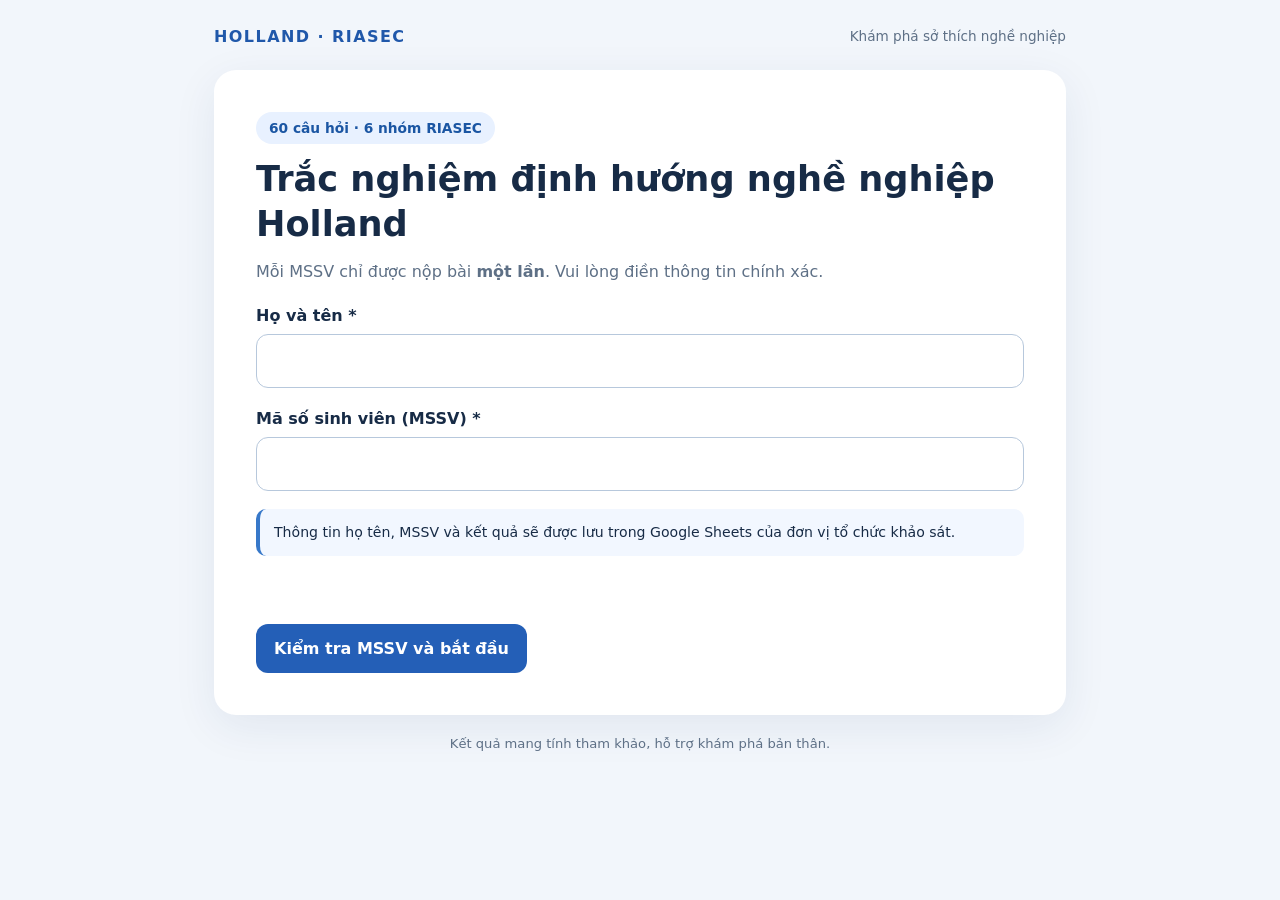
<file: Test/index.html>
<!doctype html>
<html lang="vi">
<head>
  <meta charset="utf-8">
  <meta name="viewport" content="width=device-width,initial-scale=1">
  <meta name="description" content="Bài trắc nghiệm định hướng nghề nghiệp Holland RIASEC cho sinh viên">
  <title>Trắc nghiệm Holland RIASEC</title>
  <link rel="stylesheet" href="style.css">
</head>
<body>
  <main class="layout">
    <header class="site-head"><span class="brand">HOLLAND · RIASEC</span><span class="subbrand">Khám phá sở thích nghề nghiệp</span></header>
    <section id="app" class="panel" aria-live="polite"></section>
    <footer class="foot">Kết quả mang tính tham khảo, hỗ trợ khám phá bản thân.</footer>
  </main>
  <iframe id="api-frame" name="holland-api-frame" title="Kết nối lưu kết quả" hidden></iframe>
  <form id="api-form" method="post" target="holland-api-frame" hidden>
    <input type="hidden" name="payload" id="api-payload">
  </form>
  <script src="config.js"></script>
  <script src="questions.js"></script>
  <script src="app.js"></script>
</body>
</html>
</file>
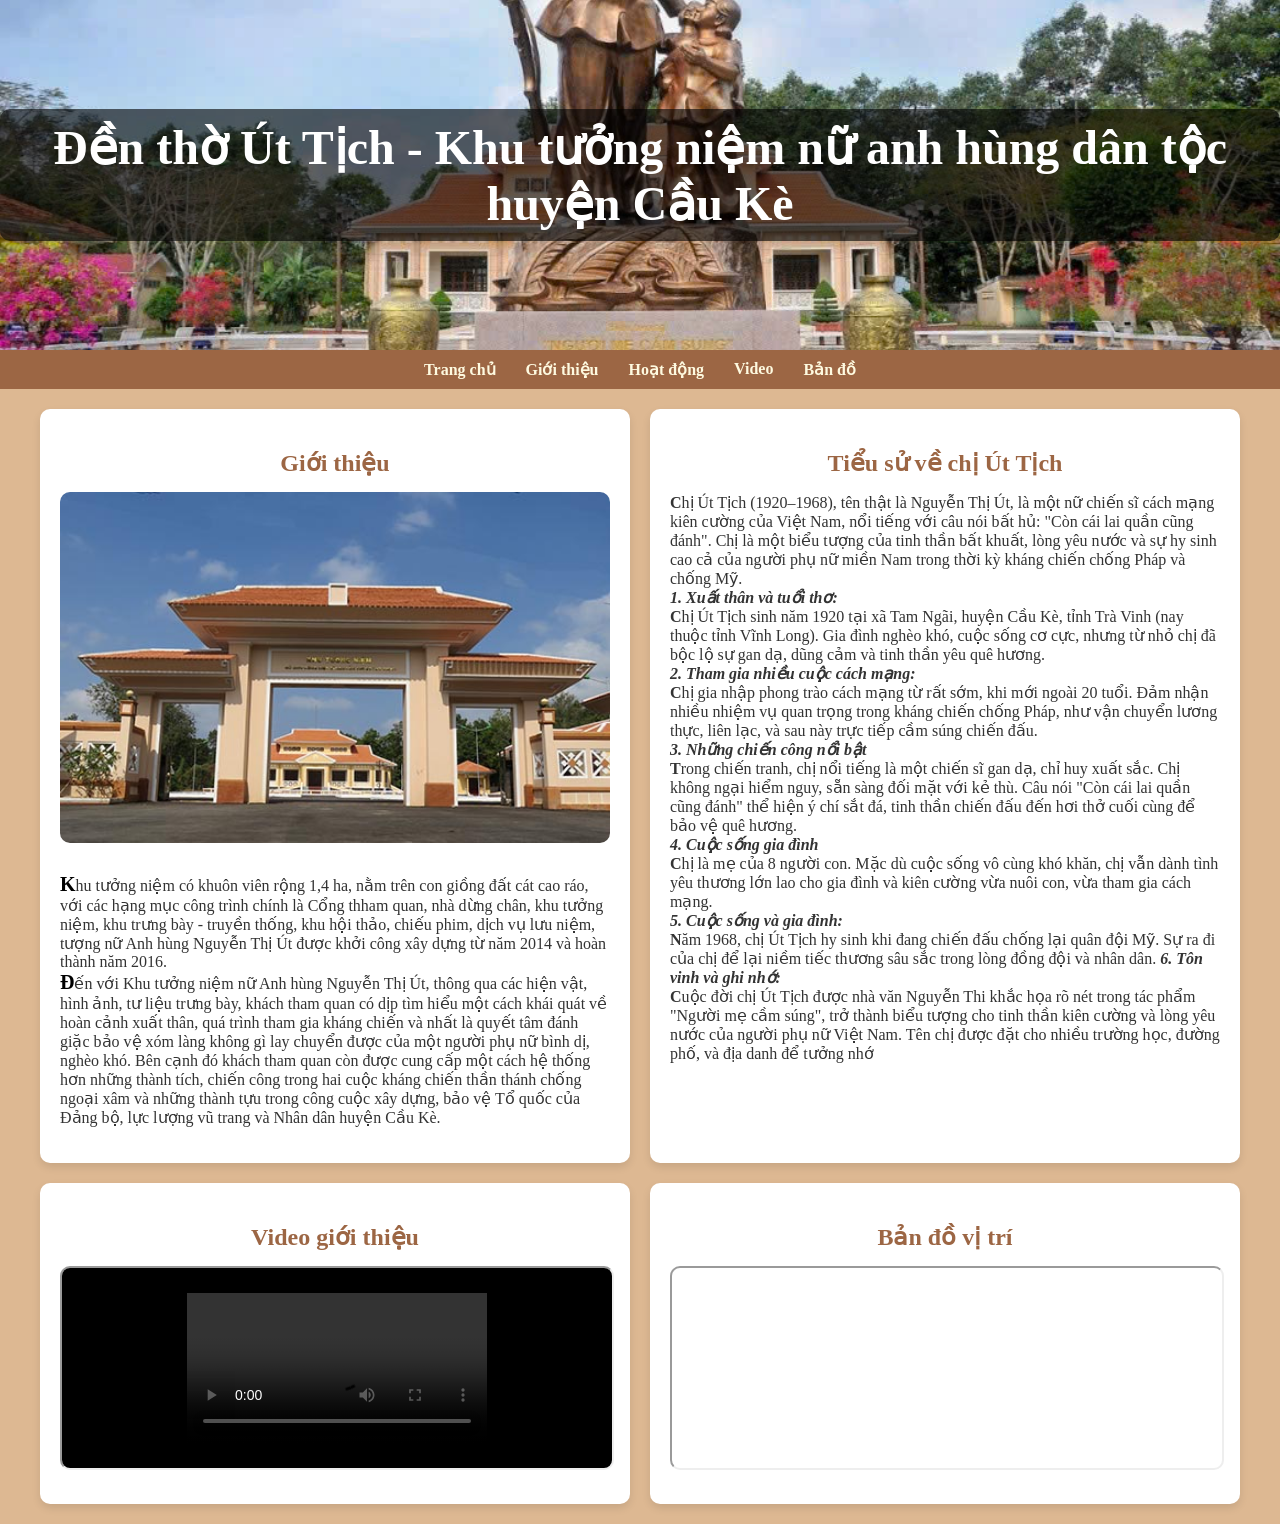
<file: Du lịch.html>
<!DOCTYPE html>
<html lang="vi">
<head>
    <meta charset="UTF-8">
    <meta name="viewport" content="width=device-width, initial-scale=1.0">
    <title>Đền thờ chị Nguyễn Thị Út</title>
    <style>
        /* Tổng quan */
        body {
            margin: 0;
            padding: 0;
            font-family: iCiel Panton;
            background: #ddb892;
            color: #333;
        }

        header {
            background: url('images/Đền\ Thờ\ 2.jpg') no-repeat center center/cover;
            height: 350px;
            text-align: center;
            color: white;
            display: flex;
            justify-content: center;
            align-items: center;
            position: relative;
        }

        header h1 {
            font-size: 3rem;
            background: rgba(0, 0, 0, 0.6);
            padding: 10px 20px;
            border-radius: 10px;
        }

        nav {
            background-color: #9c6644;
            color: black;
            display: flex;
            justify-content: center;
            padding: 10px 0;
            position: sticky;
            top: 0;
            z-index: 1000;
        }

        nav a {
            color: #fefae0;
            text-decoration: none;
            margin: 0 15px;
            font-weight: bold;
            transition: color 0.3s;
        }

        nav a:hover {
            color: #f39c12;
        }

        /* Bố cục chính */
        .main-container {
            display: grid;
            grid-template-columns: 1fr 1fr;
            gap: 20px;
            padding: 20px;
            max-width: 1200px;
            margin: auto;
        }

        .main-container .section {
            background: white;
            padding: 20px;
            border-radius: 10px;
            box-shadow: 0 4px 8px rgba(0, 0, 0, 0.1);
        }

        .section h2 {
            color: #9c6644;
            text-align: center;
            margin-bottom: 15px;
        }

        .section img {
            width: 100%;
            border-radius: 10px;
            margin-bottom: 10px;
        }

        .section iframe {
            width: 100%;
            height: 200px;
            border-radius: 10px;
            margin-bottom: 10px;
        }

        footer {
            background: #2c3e50;
            color: white;
            text-align: center;
            padding: 20px 0;
            margin-top: 20px;
        }

        /* Thiết kế responsive */
        @media screen and (max-width: 768px) {
            .main-container {
                grid-template-columns: 1fr;
            }

            header h1 {
                font-size: 2rem;
            }
        }
    </style>
</head>
<body>
    <header>
        <h1>Đền thờ Út Tịch - Khu tưởng niệm nữ anh hùng dân tộc huyện Cầu Kè</h1>
    </header>
    <nav>
        <a href="Trang chủ.html">Trang chủ</a>
        <a href="#intro">Giới thiệu</a>
        <a href="#activities">Hoạt động</a>
        <a href="#video">Video</a>
        <a href="#map">Bản đồ</a>
    </nav>
    <div class="main-container">
        <!-- Giới thiệu -->
        <div id="intro" class="section">
            <h2>Giới thiệu</h2>
            <img src="images/Đền thờ 3.jpg" alt="Đền thờ chị Út Tịch">
            <p><span style="color: black; font-size: 20px"><strong>K</strong></span>hu tưởng niệm có khuôn viên rộng 1,4 ha, nằm trên con giồng đất cát cao ráo, với các hạng mục công trình chính là Cổng thham quan, nhà dừng chân, khu tưởng niệm, khu trưng bày - truyền thống, khu hội thảo, chiếu phim, dịch vụ lưu niệm, tượng nữ Anh hùng Nguyễn Thị Út được khởi công xây dựng từ năm 2014 và hoàn thành năm 2016.<br>
                <span style="color: black; font-size: 20px"><strong>Đ</strong></span>ến với Khu tưởng niệm nữ Anh hùng Nguyễn Thị Út, thông qua các hiện vật, hình ảnh, tư liệu trưng bày, khách tham quan có dịp tìm hiểu một cách khái quát về hoàn cảnh xuất thân, quá trình tham gia kháng chiến và nhất là quyết tâm đánh giặc bảo vệ xóm làng không gì lay chuyển được của một người phụ nữ bình dị, nghèo khó.
                Bên cạnh đó khách tham quan còn được cung cấp một cách hệ thống hơn những thành tích, chiến công trong hai cuộc kháng chiến thần thánh chống ngoại xâm và những thành tựu trong công cuộc xây dựng, bảo vệ Tổ quốc của Đảng bộ, lực lượng vũ trang và Nhân dân huyện Cầu Kè.</p>
        </div>

        <!-- Hoạt động -->
        <div id="activities" class="section">
            <h2>Tiểu sử về chị Út Tịch</h2>
            <p><span style=" font-size: 16px"><strong>C</strong></span>hị Út Tịch (1920–1968), tên thật là Nguyễn Thị Út, là một nữ chiến sĩ cách mạng kiên cường của Việt Nam, nổi tiếng với câu nói bất hủ: "Còn cái lai quần cũng đánh". Chị là một biểu tượng của tinh thần bất khuất, lòng yêu nước và sự hy sinh cao cả của người phụ nữ miền Nam trong thời kỳ kháng chiến chống Pháp và chống Mỹ.<br>
                <span style="font-size:16px"><i><strong>1. Xuất thân và tuổi thơ:</strong></i></span><br>  
                <span style="font-size: 16px"><strong>C</strong></span>hị Út Tịch sinh năm 1920 tại xã Tam Ngãi, huyện Cầu Kè, tỉnh Trà Vinh (nay thuộc tỉnh Vĩnh Long).
                Gia đình nghèo khó, cuộc sống cơ cực, nhưng từ nhỏ chị đã bộc lộ sự gan dạ, dũng cảm và tinh thần yêu quê hương.<br>
                <span style="font-size:16px"><i><strong>2. Tham gia nhiều cuộc cách mạng:</strong></i></span><br> 
                <span style="font-size: 16px"><strong>C</strong></span>hị gia nhập phong trào cách mạng từ rất sớm, khi mới ngoài 20 tuổi.
                Đảm nhận nhiều nhiệm vụ quan trọng trong kháng chiến chống Pháp, như vận chuyển lương thực, liên lạc, và sau này trực tiếp cầm súng chiến đấu.<br>
                <span style="font-size:16px"><i><strong>3. Những chiến công nổi bật</strong></i></span><br> 
                <span style="font-size: 16px"><strong>T</strong></span>rong chiến tranh, chị nổi tiếng là một chiến sĩ gan dạ, chỉ huy xuất sắc. Chị không ngại hiểm nguy, sẵn sàng đối mặt với kẻ thù.
                Câu nói "Còn cái lai quần cũng đánh" thể hiện ý chí sắt đá, tinh thần chiến đấu đến hơi thở cuối cùng để bảo vệ quê hương.<br>
                <span style="font-size:16px"><i><strong>4. Cuộc sống gia đình</strong></i></span><br> 
                <span style="font-size: 16px"><strong>C</strong></span>hị là mẹ của 8 người con. Mặc dù cuộc sống vô cùng khó khăn, chị vẫn dành tình yêu thương lớn lao cho gia đình và kiên cường vừa nuôi con, vừa tham gia cách mạng.<br>
                <span style="font-size:16px"><i><strong>5. Cuộc sống và gia đình:</strong></i></span><br> 
                <span style="font-size: 16px"><strong>N</strong></span>ăm 1968, chị Út Tịch hy sinh khi đang chiến đấu chống lại quân đội Mỹ. Sự ra đi của chị để lại niềm tiếc thương sâu sắc trong lòng đồng đội và nhân dân.
                <span style="font-size:16px"><i><strong>6. Tôn vinh và ghi nhớ:</strong></i></span><br> 
                <span style="font-size: 16px"><strong>C</strong></span>uộc đời chị Út Tịch được nhà văn Nguyễn Thi khắc họa rõ nét trong tác phẩm "Người mẹ cầm súng", trở thành biểu tượng cho tinh thần kiên cường và lòng yêu nước của người phụ nữ Việt Nam.
                Tên chị được đặt cho nhiều trường học, đường phố, và địa danh để tưởng nhớ<br>
            </p>
        </div>

        <!-- Video -->
        <div id="video" class="section">
            <h2>Video giới thiệu</h2>
            <iframe src="images/Khu tưởng niệm Nữ anh hùng Nguyễn Thị Út (Út Tịch) ở Trà Vinh - Miền Tây THDT2.mp4" allowfullscreen></iframe>
        </div>

        <!-- Bản đồ -->
        <div id="map" class="section">
            <h2>Bản đồ vị trí</h2>
            <iframe 
                src="https://www.google.com/maps/embed?pb=!1m18!1m12!1m3!1d3916.4528474316824!2d106.14512331415127!3d9.879756992919368!2m3!1f0!2f0!3f0!3m2!1i1024!2i768!4f13.1!3m3!1m2!1s0x31a006d803f0db69%3A0xf0b2328c2bd16665!2zRGXDom4gdGjhu4sgQ2jDrSBVxINuIFRpY2g!5e0!3m2!1svi!2s!4v1700000000000!5m2!1svi!2s" 
                allowfullscreen="" 
                loading="lazy" 
                referrerpolicy="no-referrer-when-downgrade">
            </iframe>
        </div>
    </div>
</body>
</html>
</file>
<file: Test/style.css>
*{box-sizing:border-box}html{scroll-behavior:smooth}body{margin:0;background:#f2f6fb;color:#172b46;font:16px/1.6 system-ui,-apple-system,"Segoe UI",sans-serif}.layout{max-width:880px;margin:0 auto;padding:20px 14px 36px}.site-head{display:flex;justify-content:space-between;align-items:center;gap:12px;margin:4px 0 20px}.brand{font-weight:900;letter-spacing:.09em;color:#2058aa}.subbrand,.muted,.foot{color:#5e7086}.subbrand{font-size:.85rem;text-align:right}.panel{background:white;border-radius:22px;padding:clamp(20px,5vw,42px);box-shadow:0 12px 44px rgba(25,57,99,.08)}h1{font-size:clamp(1.55rem,4vw,2.2rem);line-height:1.3;margin:12px 0}h2{font-size:1.35rem;line-height:1.35}p{margin:12px 0}.tag{display:inline-block;border-radius:999px;background:#e8f1ff;color:#1b56a3;font-weight:700;padding:5px 13px;font-size:.86rem}.field{display:block;font-weight:700;margin:18px 0 6px}input[type=text]{width:100%;border:1px solid #b7c8dc;border-radius:12px;padding:13px 14px;font:inherit;color:inherit;background:white}input[type=text]:focus{outline:3px solid #b9d8ff;border-color:#3170c8}button{font:inherit;font-weight:700;background:#245fb7;color:white;border:0;border-radius:12px;padding:12px 18px;cursor:pointer}button:hover{filter:brightness(.96)}button:disabled{opacity:.6;cursor:wait}.button-secondary{background:#eaf0f8;color:#254366}.actions{display:flex;flex-wrap:wrap;gap:12px;margin-top:26px}.error{color:#b02431;font-weight:650;min-height:1.5em}.notice{background:#f2f7ff;border-left:4px solid #3778c9;border-radius:10px;padding:12px 14px;margin:18px 0}.progress{height:8px;background:#e5ecf5;border-radius:20px;overflow:hidden;margin:18px 0}.progress>div{height:100%;background:#3274cf}.question{border-top:1px solid #e5ebf3;padding:20px 0}.question-title{font-weight:700;margin-bottom:10px}.options{display:flex;flex-wrap:wrap;gap:10px}.option{border:1px solid #d3dfed;border-radius:10px;padding:9px 12px;cursor:pointer;display:inline-flex;align-items:center;gap:8px}.option:has(input:checked),.pick:has(input:checked){border-color:#2c6fc7;background:#edf5ff}input[type=radio]{accent-color:#246ac2;width:18px;height:18px}.pick{display:flex;align-items:center;gap:12px;border:1px solid #d5dfec;border-radius:12px;padding:14px;margin:12px 0;cursor:pointer}.score{display:grid;grid-template-columns:34px minmax(0,1fr) 55px;gap:12px;align-items:center;margin:13px 0}.track{background:#e8eef6;height:12px;border-radius:20px;overflow:hidden}.bar{height:100%;background:#3476d1}.code{font-size:2rem;font-weight:900;letter-spacing:.18em;color:#1e5baa}.thanks{text-align:center}.big-letter{font-size:5rem;font-weight:900;color:#1f5db8;line-height:1.2}.foot{text-align:center;font-size:.82rem;margin-top:18px}.tiny{font-size:.88rem}.done-icon{font-size:3rem;color:#2c8c5c}@media(max-width:520px){.site-head{align-items:flex-start;flex-direction:column}.subbrand{text-align:left}.actions button{width:100%}.options{flex-direction:column}.option{width:100%}}
</file>
